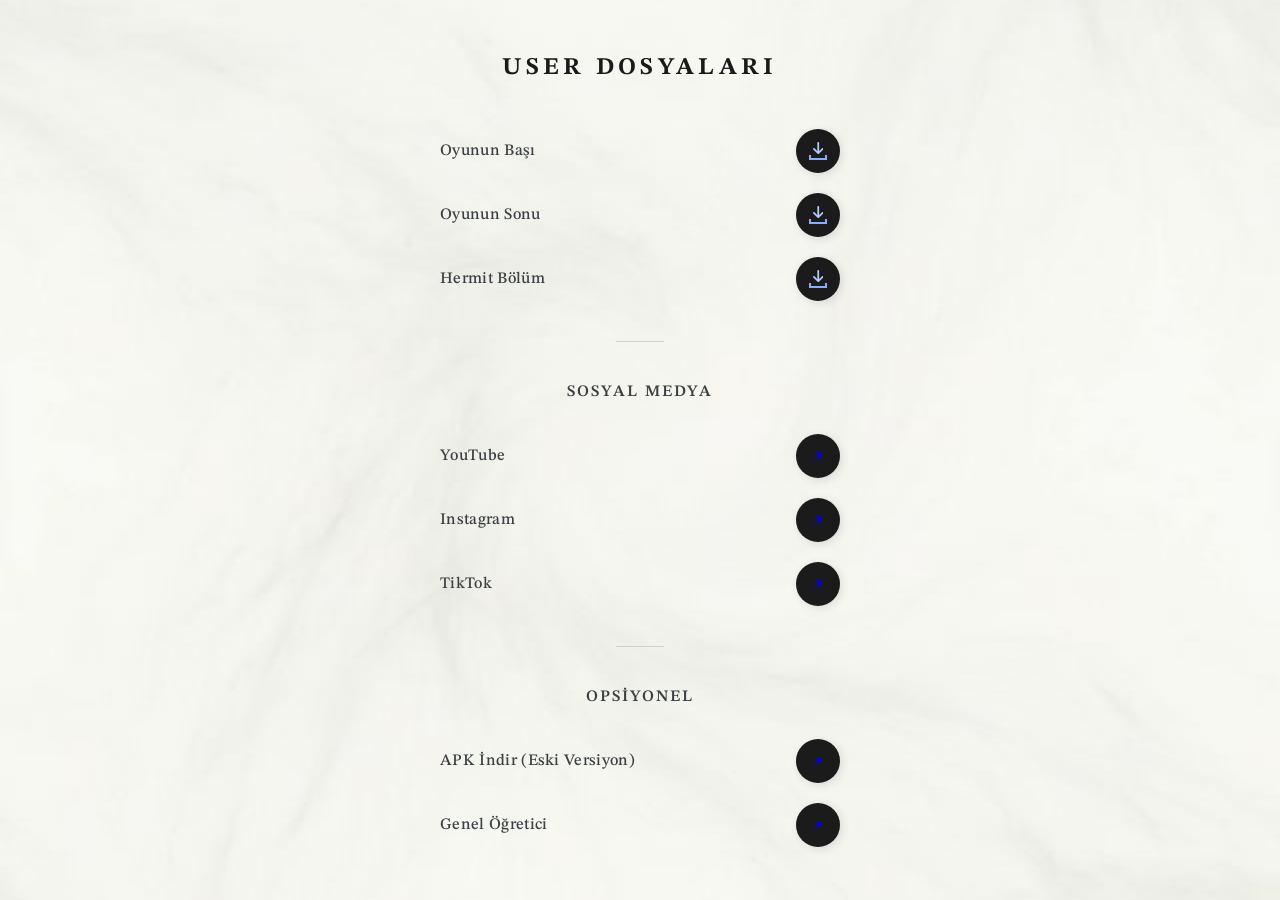
<file: index.html>
<!DOCTYPE html>
<html lang="tr">

<head>
  <meta charset="UTF-8">
  <meta name="viewport" content="width=device-width, initial-scale=1.0">
  <title>User Dosyaları</title>
  <link rel="preconnect" href="https://fonts.googleapis.com">
  <link rel="preconnect" href="https://fonts.gstatic.com" crossorigin>
  <link rel="stylesheet" href="https://fonts.googleapis.com/css2?family=STIX+Two+Text:ital,wght@0,400;0,500;0,600;0,700;1,400&display=swap">
  <link rel="stylesheet" href="index.css">
  <link rel="icon"
    href="data:image/svg+xml,<svg xmlns='http://www.w3.org/2000/svg' viewBox='0 0 100 100'><text y='.9em' font-size='90'>◈</text></svg>">
</head>

<body>


  <main class="site-container" role="main">

    <!-- Primary Header -->
    <h1 class="site-header" id="main-heading">User Dosyaları</h1>

    <!-- Primary Link Group -->
    <div class="link-group section-one" role="navigation" aria-label="Main">

      <div class="link-row">
        <span class="link-label">Oyunun Başı</span>
        <a href="https://nonsense-tingy.github.io/duck/ASIOUS.zip" class="Btn" id="btn-about" aria-label="Download Attachment">
          <svg class="svgIcon" viewBox="0 0 384 512" height="14" xmlns="http://www.w3.org/2000/svg">
            <path
              d="M169.4 470.6c12.5 12.5 32.8 12.5 45.3 0l160-160c12.5-12.5 12.5-32.8 0-45.3s-32.8-12.5-45.3 0L224 370.8 224 64c0-17.7-14.3-32-32-32s-32 14.3-32 32l0 306.7L54.6 265.4c-12.5-12.5-32.8-12.5-45.3 0s-12.5 32.8 0 45.3l160 160z">
            </path>
          </svg>
          <span class="icon2"></span>
          <span class="tooltip">İndir</span>
        </a>
      </div>

      <div class="link-row">
        <span class="link-label">Oyunun Sonu</span>
        <a href="https://nonsense-tingy.github.io/duck/F.zip" class="Btn" id="btn-tech" aria-label="Download Attachment">
          <svg class="svgIcon" viewBox="0 0 384 512" height="14" xmlns="http://www.w3.org/2000/svg">
            <path
              d="M169.4 470.6c12.5 12.5 32.8 12.5 45.3 0l160-160c12.5-12.5 12.5-32.8 0-45.3s-32.8-12.5-45.3 0L224 370.8 224 64c0-17.7-14.3-32-32-32s-32 14.3-32 32l0 306.7L54.6 265.4c-12.5-12.5-32.8-12.5-45.3 0s-12.5 32.8 0 45.3l160 160z">
            </path>
          </svg>
          <span class="icon2"></span>
          <span class="tooltip">İndir</span>
        </a>
      </div>

      <div class="link-row">
        <span class="link-label">Hermit Bölüm</span>
        <a href="https://nonsense-tingy.github.io/duck/AIOU.zip" class="Btn" id="btn-docs" aria-label="Download Attachment">
          <svg class="svgIcon" viewBox="0 0 384 512" height="14" xmlns="http://www.w3.org/2000/svg">
            <path
              d="M169.4 470.6c12.5 12.5 32.8 12.5 45.3 0l160-160c12.5-12.5 12.5-32.8 0-45.3s-32.8-12.5-45.3 0L224 370.8 224 64c0-17.7-14.3-32-32-32s-32 14.3-32 32l0 306.7L54.6 265.4c-12.5-12.5-32.8-12.5-45.3 0s-12.5 32.8 0 45.3l160 160z">
            </path>
          </svg>
          <span class="icon2"></span>
          <span class="tooltip">İndir</span>
        </a>
      </div>

    </div>

    <!-- Spacer -->
    <hr class="section-spacer" aria-hidden="true">

    <!-- Secondary Header -->
    <h2 class="section-header" id="presence-heading">Sosyal Medya</h2>

    <!-- Secondary Link Group -->
    <div class="link-group section-two" role="navigation" aria-label="Contact and support">

      <div class="link-row">
        <span class="link-label">YouTube</span>
        <a href="https://www.youtube.com/@KevinAtaHoffman" class="Btn Btn--external" id="btn-yt"
          aria-label="Visit YouTube">
          <svg class="svgIcon" viewBox="0 0 24 24" height="14" xmlns="http://www.w3.org/2000/svg">
            <path d="M7 17L17 7M17 7H8M17 7V16" fill="none" stroke="currentColor" stroke-width="2.5"
              stroke-linecap="round" stroke-linejoin="round" />
          </svg>
          <span class="tooltip">Git</span>
        </a>
      </div>

      <div class="link-row">
        <span class="link-label">Instagram</span>
        <a href="https://www.instagram.com/hoffadamm" class="Btn Btn--external" id="btn-ins"
          aria-label="Visit Instagram">
          <svg class="svgIcon" viewBox="0 0 24 24" height="14" xmlns="http://www.w3.org/2000/svg">
            <path d="M7 17L17 7M17 7H8M17 7V16" fill="none" stroke="currentColor" stroke-width="2.5"
              stroke-linecap="round" stroke-linejoin="round" />
          </svg>
          <span class="tooltip">Git</span>
        </a>
      </div>

      <div class="link-row">
        <span class="link-label">TikTok</span>
        <a href="https://www.tiktok.com/@hoffadam" class="Btn Btn--external" id="btn-tt"
          aria-label="Visit TikTok">
          <svg class="svgIcon" viewBox="0 0 24 24" height="14" xmlns="http://www.w3.org/2000/svg">
            <path d="M7 17L17 7M17 7H8M17 7V16" fill="none" stroke="currentColor" stroke-width="2.5"
              stroke-linecap="round" stroke-linejoin="round" />
          </svg>
          <span class="tooltip">Git</span>
        </a>
      </div>

    </div>

    <!-- Spacer -->
    <hr class="section-spacer" aria-hidden="true">

    <!-- Optional Header -->
    <h2 class="section-header" id="optional-heading">Opsiyonel</h2>

    <!-- Optional Link Group -->
    <div class="link-group section-three" role="navigation" aria-label="Optional">

      <div class="link-row">
        <span class="link-label">APK İndir (Eski Versiyon)</span>
        <a href="https://www.apkmirror.com/apk/nekki/shadow-fight-2/shadow-fight-2-2-8-0-release/shadow-fight-2-2-8-0-android-apk-download/" class="Btn Btn--external" id="btn-apk"
          aria-label="Download APK">
          <svg class="svgIcon" viewBox="0 0 24 24" height="14" xmlns="http://www.w3.org/2000/svg">
            <path d="M7 17L17 7M17 7H8M17 7V16" fill="none" stroke="currentColor" stroke-width="2.5"
              stroke-linecap="round" stroke-linejoin="round" />
          </svg>
          <span class="tooltip">Git</span>
        </a>
      </div>

      <div class="link-row">
        <span class="link-label">Genel Öğretici</span>
        <a href="https://nonsense-tingy.github.io/duck/tutorial.html" class="Btn Btn--external" id="btn-tut"
          aria-label="Visit LinkedIn">
          <svg class="svgIcon" viewBox="0 0 24 24" height="14" xmlns="http://www.w3.org/2000/svg">
            <path d="M7 17L17 7M17 7H8M17 7V16" fill="none" stroke="currentColor" stroke-width="2.5"
              stroke-linecap="round" stroke-linejoin="round" />
          </svg>
          <span class="tooltip">Git</span>
        </a>
      </div>

    </div>

  </main>



</body>

</html>
</file>
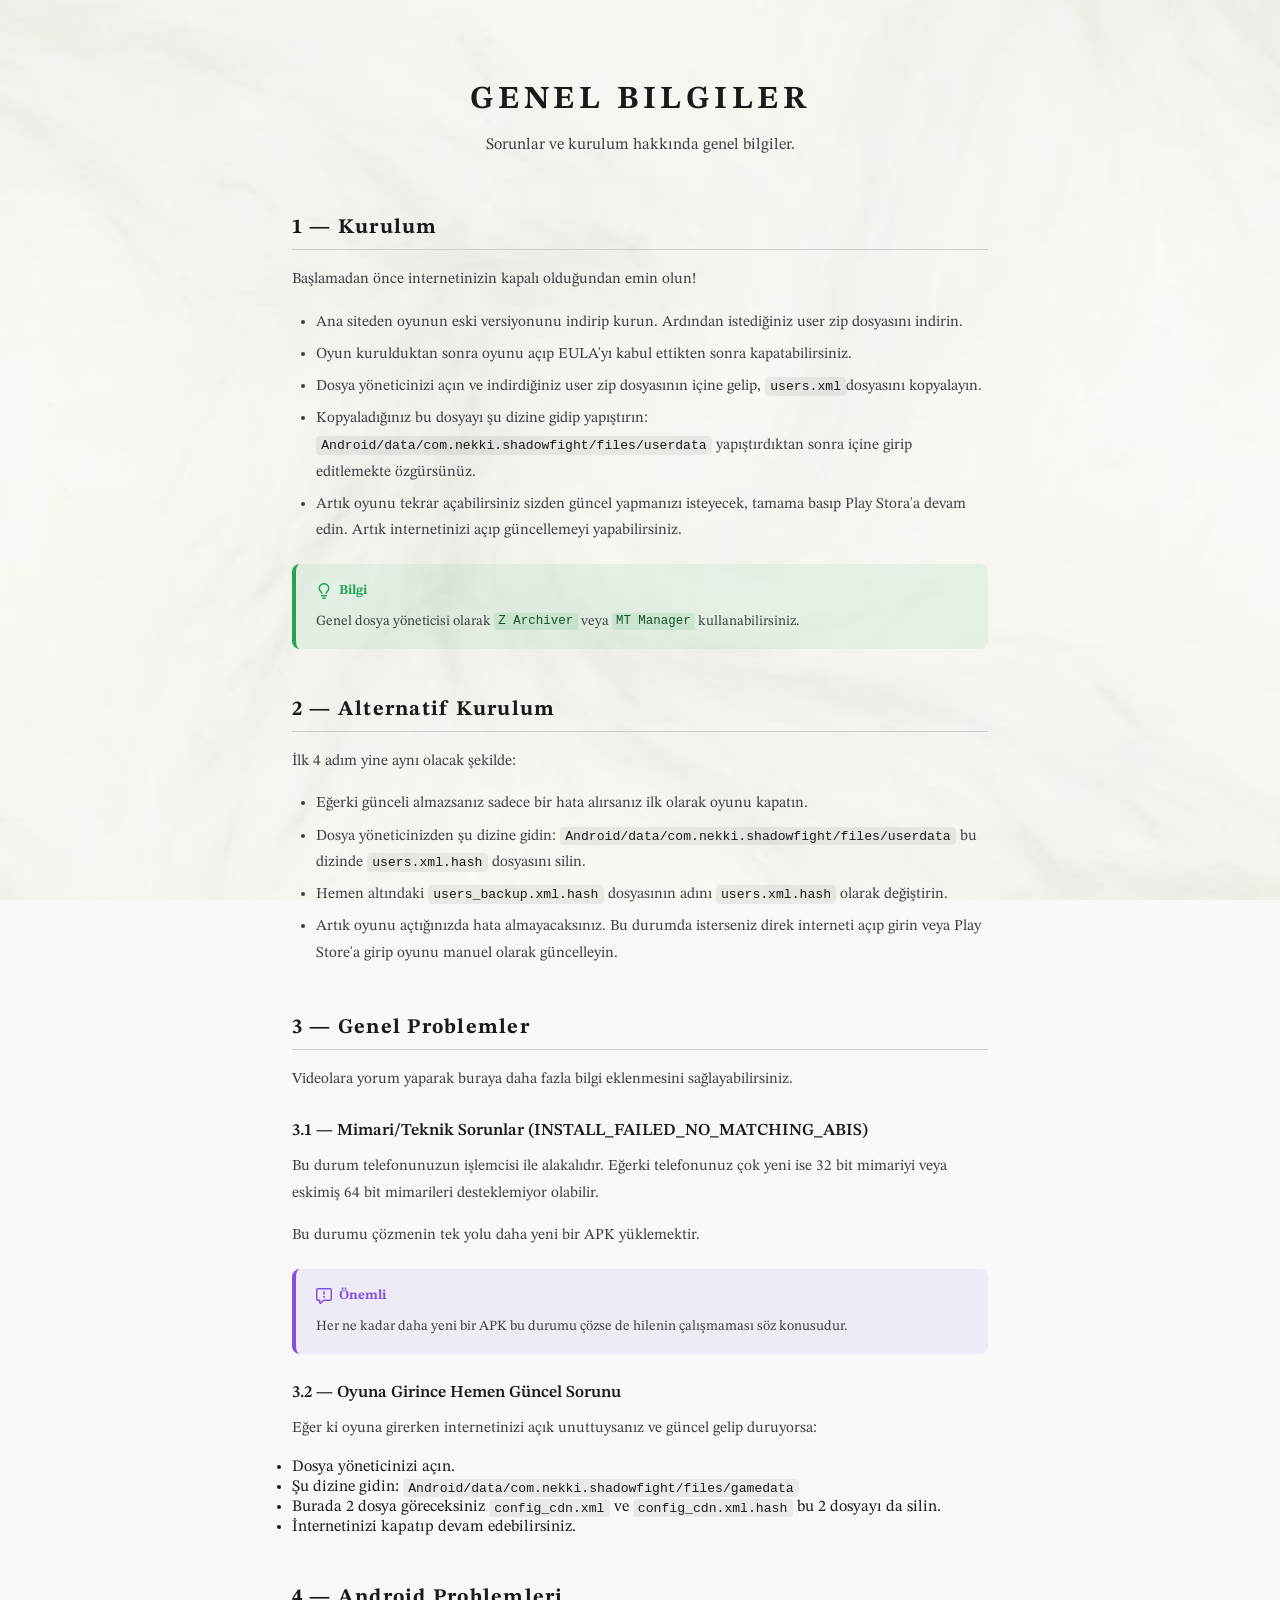
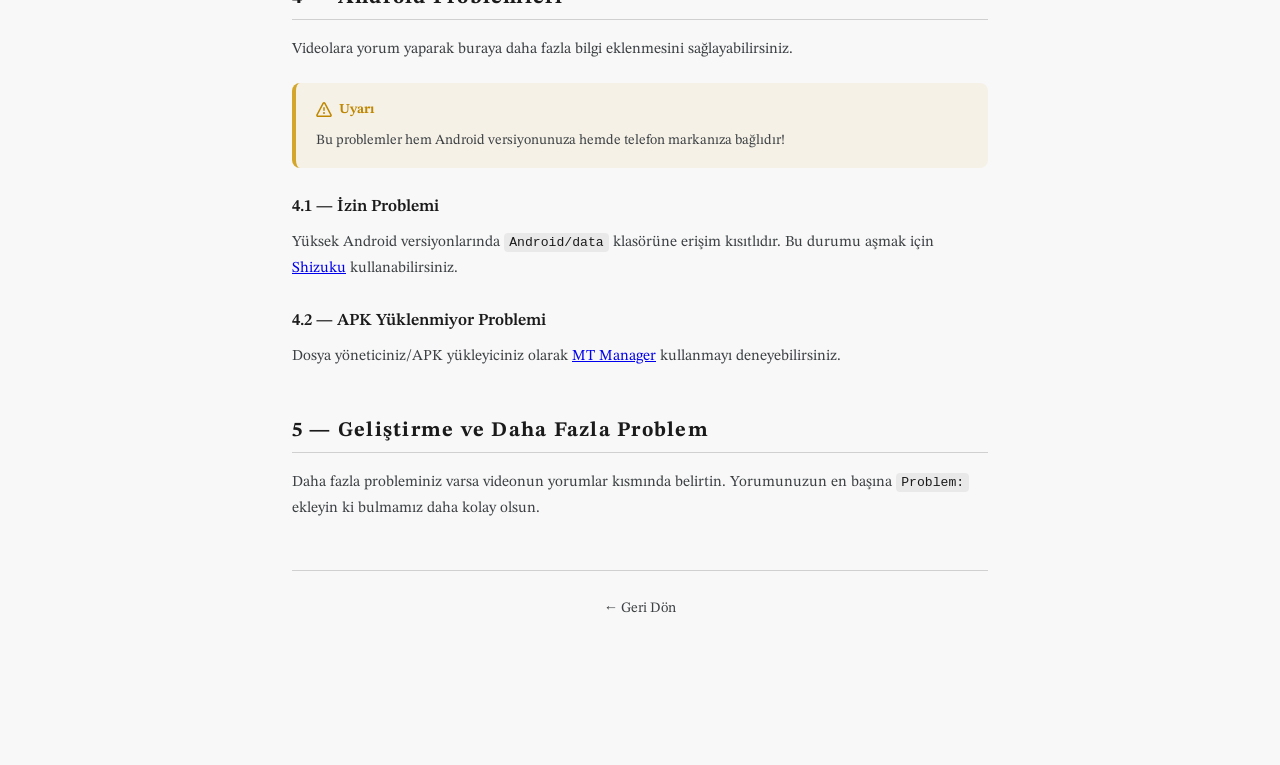
<file: tutorial.html>
<!DOCTYPE html>
<html lang="en">

<head>
  <meta charset="UTF-8">
  <meta name="viewport" content="width=device-width, initial-scale=1.0">
  <meta name="description" content="Getting started tutorial — step-by-step guide with tips, warnings, and best practices.">
  <title>Öğretici — Genel</title>
  <link rel="preconnect" href="https://fonts.googleapis.com">
  <link rel="preconnect" href="https://fonts.gstatic.com" crossorigin>
  <link rel="stylesheet" href="https://fonts.googleapis.com/css2?family=STIX+Two+Text:ital,wght@0,400;0,500;0,600;0,700;1,400&display=swap">
  <link rel="stylesheet" href="index.css">
  <link rel="stylesheet" href="tutorial.css">
  <link rel="icon"
    href="data:image/svg+xml,<svg xmlns='http://www.w3.org/2000/svg' viewBox='0 0 100 100'><text y='.9em' font-size='90'>◈</text></svg>">
</head>

<body>

  <article class="tutorial-container" role="main">

    <!-- ====== Page Title ====== -->
    <header class="tutorial-header">
      <h1 id="tutorial-title">Genel Bilgiler</h1>
      <p class="tutorial-subtitle">Sorunlar ve kurulum hakkında genel bilgiler.</p>
    </header>

    <!-- ====== Section 1 ====== -->
    <section class="tutorial-section" id="section-prerequisites">
      <h2>1 &mdash; Kurulum</h2>
      <p>Başlamadan önce internetinizin kapalı olduğundan emin olun!</p>
      <ul class="tutorial-list">
        <li>Ana siteden oyunun eski versiyonunu indirip kurun. Ardından istediğiniz user zip dosyasını indirin.</li>
        <li>Oyun kurulduktan sonra oyunu açıp EULA'yı kabul ettikten sonra kapatabilirsiniz.</li>
        <li>Dosya yöneticinizi açın ve indirdiğiniz user zip dosyasının içine gelip, <code>users.xml</code>dosyasını kopyalayın.</li>
        <li>Kopyaladığınız bu dosyayı şu dizine gidip yapıştırın: <code>Android/data/com.nekki.shadowfight/files/userdata</code> yapıştırdıktan sonra içine girip editlemekte özgürsünüz.</li>
        <li>Artık oyunu tekrar açabilirsiniz sizden güncel yapmanızı isteyecek, tamama basıp Play Stora'a devam edin. Artık internetinizi açıp güncellemeyi yapabilirsiniz.</li>
      </ul>

      <!-- Note Box -->
      <div class="alert alert-tip" role="note">
        <div class="alert-header">
          <svg class="alert-icon" viewBox="0 0 16 16" width="16" height="16"><path d="M8 1.5c-2.363 0-4 1.69-4 3.75 0 .984.424 1.625.984 2.304l.214.253c.223.264.47.556.673.848.284.411.537.896.621 1.49a.75.75 0 0 1-1.484.211c-.04-.282-.163-.547-.37-.847a8.456 8.456 0 0 0-.542-.68c-.084-.1-.173-.205-.268-.32C3.201 7.75 2.5 6.766 2.5 5.25 2.5 2.31 4.863 0 8 0s5.5 2.31 5.5 5.25c0 1.516-.701 2.5-1.328 3.259-.095.115-.184.22-.268.319-.207.245-.383.453-.541.681-.208.3-.33.565-.37.847a.751.751 0 0 1-1.485-.212c.084-.593.337-1.078.621-1.489.203-.292.45-.584.673-.848.075-.088.147-.173.213-.253.561-.679.985-1.32.985-2.304 0-2.06-1.637-3.75-4-3.75ZM5.75 12h4.5a.75.75 0 0 1 0 1.5h-4.5a.75.75 0 0 1 0-1.5ZM6 15.25a.75.75 0 0 1 .75-.75h2.5a.75.75 0 0 1 0 1.5h-2.5a.75.75 0 0 1-.75-.75Z"></path></svg>
          <span>Bilgi</span>
        </div>
        <p>Genel dosya yöneticisi olarak <code>Z Archiver</code> veya <code>MT Manager</code> kullanabilirsiniz.</p>
      </div>
    </section>

    <!-- ====== Section 2 ====== -->
    <section class="tutorial-section" id="section-installation">
      <h2>2 &mdash; Alternatif Kurulum</h2>
      <p>İlk 4 adım yine aynı olacak şekilde:</p>
      <ul class="tutorial-list">
        <li>Eğerki günceli almazsanız sadece bir hata alırsanız ilk olarak oyunu kapatın.</li>
        <li>Dosya yöneticinizden şu dizine gidin: <code>Android/data/com.nekki.shadowfight/files/userdata</code> bu dizinde <code>users.xml.hash</code> dosyasını silin.</li>
        <li>Hemen altındaki <code>users_backup.xml.hash</code> dosyasının adını <code>users.xml.hash</code> olarak değiştirin.</li>
        <li>Artık oyunu açtığınızda hata almayacaksınız. Bu durumda isterseniz direk interneti açıp girin veya Play Store'a girip oyunu manuel olarak güncelleyin.</li>
      </ul>
    </section>

    <!-- ====== Section 3 ====== -->
    <section class="tutorial-section" id="section-configuration">
      <h2>3 &mdash; Genel Problemler</h2>
      <p>Videolara yorum yaparak buraya daha fazla bilgi eklenmesini sağlayabilirsiniz.</p>

      <h3>3.1 &mdash; Mimari/Teknik Sorunlar (INSTALL_FAILED_NO_MATCHING_ABIS)</h3>
      <p>Bu durum telefonunuzun işlemcisi ile alakalıdır. Eğerki telefonunuz çok yeni ise 32 bit mimariyi veya eskimiş 64 bit mimarileri desteklemiyor olabilir.</p>
      <p>Bu durumu çözmenin tek yolu daha yeni bir APK yüklemektir.</p>

      <!-- Important Box -->
      <div class="alert alert-important" role="note">
        <div class="alert-header">
          <svg class="alert-icon" viewBox="0 0 16 16" width="16" height="16"><path d="M0 1.75C0 .784.784 0 1.75 0h12.5C15.216 0 16 .784 16 1.75v9.5A1.75 1.75 0 0 1 14.25 13H8.06l-2.573 2.573A1.458 1.458 0 0 1 3 14.543V13H1.75A1.75 1.75 0 0 1 0 11.25Zm1.75-.25a.25.25 0 0 0-.25.25v9.5c0 .138.112.25.25.25h2a.75.75 0 0 1 .75.75v2.19l2.72-2.72a.749.749 0 0 1 .53-.22h6.5a.25.25 0 0 0 .25-.25v-9.5a.25.25 0 0 0-.25-.25Zm7 2.25v2.5a.75.75 0 0 1-1.5 0v-2.5a.75.75 0 0 1 1.5 0ZM9 9a1 1 0 1 1-2 0 1 1 0 0 1 2 0Z"></path></svg>
          <span>Önemli</span>
        </div>
        <p>Her ne kadar daha yeni bir APK bu durumu çözse de hilenin çalışmaması söz konusudur.</p>
      </div>

      <h3>3.2 &mdash; Oyuna Girince Hemen Güncel Sorunu</h3>
      <p>Eğer ki oyuna girerken internetinizi açık unuttuysanız ve güncel gelip duruyorsa:</p>
      <ul class="tutorial-section">
        <li>Dosya yöneticinizi açın.</li>
        <li>Şu dizine gidin: <code>Android/data/com.nekki.shadowfight/files/gamedata</code></li>
        <li>Burada 2 dosya göreceksiniz <code>config_cdn.xml</code> ve <code>config_cdn.xml.hash</code> bu 2 dosyayı da silin.</li>
        <li>İnternetinizi kapatıp devam edebilirsiniz.</li>
      </ul>
    </section>

    <!-- ====== Section 4 ====== -->
    <section class="tutorial-section" id="section-running">
      <h2>4 &mdash; Android Problemleri </h2>
      <p>Videolara yorum yaparak buraya daha fazla bilgi eklenmesini sağlayabilirsiniz.</p>

      <!-- Warning Box -->
      <div class="alert alert-warning" role="alert">
        <div class="alert-header">
          <svg class="alert-icon" viewBox="0 0 16 16" width="16" height="16"><path d="M6.457 1.047c.659-1.234 2.427-1.234 3.086 0l6.082 11.378A1.75 1.75 0 0 1 14.082 15H1.918a1.75 1.75 0 0 1-1.543-2.575Zm1.763.707a.25.25 0 0 0-.44 0L1.698 13.132a.25.25 0 0 0 .22.368h12.164a.25.25 0 0 0 .22-.368Zm.53 3.996v2.5a.75.75 0 0 1-1.5 0v-2.5a.75.75 0 0 1 1.5 0ZM9 11a1 1 0 1 1-2 0 1 1 0 0 1 2 0Z"></path></svg>
          <span>Uyarı</span>
        </div>
        <p>Bu problemler hem Android versiyonunuza hemde telefon markanıza bağlıdır!</p>
      </div>

      <h3>4.1 &mdash; İzin Problemi</h3>
      <p>Yüksek Android versiyonlarında <code>Android/data</code> klasörüne erişim kısıtlıdır. Bu durumu aşmak için <a href="https://play.google.com/store/apps/details?id=moe.shizuku.privileged.api">Shizuku</a> kullanabilirsiniz.</p>

      <h3>4.2 &mdash; APK Yüklenmiyor Problemi</h3>
      <p>Dosya yöneticiniz/APK yükleyiciniz olarak <a href="https://www.apkmirror.com/apk/lin-jin-bin/mt-manager/">MT Manager</a> kullanmayı deneyebilirsiniz.</p>
    </section>

    <!-- ====== Section 5 ====== -->
    <section class="tutorial-section" id="section-deployment">
      <h2>5 &mdash; Geliştirme ve Daha Fazla Problem</h2>
      <p>Daha fazla probleminiz varsa videonun yorumlar kısmında belirtin. Yorumunuzun en başına <code>Problem:</code> ekleyin ki bulmamız daha kolay olsun.</p>

      <!-- Caution Box 
      <div class="alert alert-caution" role="alert">
        <div class="alert-header">
          <svg class="alert-icon" viewBox="0 0 16 16" width="16" height="16"><path d="M4.47.22A.749.749 0 0 1 5 0h6c.199 0 .389.079.53.22l4.25 4.25c.141.14.22.331.22.53v6a.749.749 0 0 1-.22.53l-4.25 4.25A.749.749 0 0 1 11 16H5a.749.749 0 0 1-.53-.22L.22 11.53A.749.749 0 0 1 0 11V5c0-.199.079-.389.22-.53Zm.84 1.28L1.5 5.31v5.38l3.81 3.81h5.38l3.81-3.81V5.31L10.69 1.5ZM8 4a.75.75 0 0 1 .75.75v3.5a.75.75 0 0 1-1.5 0v-3.5A.75.75 0 0 1 8 4Zm0 8a1 1 0 1 1 0-2 1 1 0 0 1 0 2Z"></path></svg>
          <span>Caution</span>
        </div>
        <p>Never commit your <code>.env</code> file to version control — it contains <strong>secrets</strong> and API keys that must remain private.</p>
      </div> -->

    <!-- ====== Footer ====== -->
    <footer class="tutorial-footer">
      <p><a href="index.html">← Geri Dön</a></p>
    </footer>

  </article>

</body>

</html>
</file>
<file: index.css>
/* ===== Antigravity Systems — Design System ===== */

/* STIX Two Text font — loaded via <link> in HTML for mobile compatibility */

/* --- Reset & base --- */
*,
*::before,
*::after {
  box-sizing: border-box;
  margin: 0;
  padding: 0;
}

:root {
  --bg-primary: #f8f8f8;
  --text-primary: #1a1a1a;
  --text-secondary: #3c4043;
  --spacer-color: #d0d0d0;
  --font-family: 'STIX Two Text', 'Georgia', 'Times New Roman', serif;
  --transition-speed: 0.22s;
  --accent: rgb(94, 167, 255);
  --accent-icon: rgb(178, 206, 255);
  --accent-border: rgb(143, 169, 255);
  --dark: rgb(27, 27, 27);
  --dark-tooltip: rgb(12, 12, 12);
}

html {
  font-size: 16px;
  -webkit-font-smoothing: antialiased;
  -moz-osx-font-smoothing: grayscale;
}

body {
  font-family: var(--font-family);
  background-color: var(--bg-primary);
  color: var(--text-primary);
  min-height: 100vh;
  min-height: 100dvh;
  display: flex;
  align-items: center;
  justify-content: center;
  padding: 2rem 1rem;
  cursor: default;
  position: relative;
}

/* Fixed background via pseudo-element — works on mobile Chromium
   (background-attachment: fixed is broken on mobile Chrome/Brave) */
body::before {
  content: '';
  position: fixed;
  inset: 0;
  z-index: -1;
  background-color: var(--bg-primary);
  background-image: url('nebula-bg.png');
  background-size: cover;
  background-position: center;
  background-repeat: no-repeat;
}



/* --- Main container --- */
.site-container {
  display: flex;
  flex-direction: column;
  align-items: center;
  gap: 0;
  width: 100%;
  max-width: 480px;
  animation: fadeInUp 0.7s cubic-bezier(0.25, 0.46, 0.45, 0.94) both;
}

@keyframes fadeInUp {
  from {
    opacity: 0;
    transform: translateY(24px);
  }

  to {
    opacity: 1;
    transform: translateY(0);
  }
}

/* --- Headers --- */
.site-header {
  font-size: 1.35rem;
  font-weight: 700;
  letter-spacing: 0.18em;
  text-transform: uppercase;
  color: var(--text-primary);
  text-align: center;
  margin-bottom: 2.25rem;
  position: relative;
}

.site-header::after {
  content: '';
  display: block;
  width: 0;
  height: 1.5px;
  background: var(--text-primary);
  margin: 0.5rem auto 0;
  transition: width 0.4s cubic-bezier(0.25, 0.46, 0.45, 0.94);
}

.site-header:hover::after {
  width: 60%;
}

.section-header {
  font-size: 1rem;
  font-weight: 600;
  letter-spacing: 0.12em;
  text-transform: uppercase;
  color: var(--text-secondary);
  text-align: center;
  margin-bottom: 2rem;
}

/* --- Link row group --- */
.link-group {
  display: flex;
  flex-direction: column;
  align-items: center;
  gap: 1.25rem;
  width: 100%;
}

/* --- Individual link row --- */
.link-row {
  display: flex;
  align-items: center;
  justify-content: space-between;
  width: 100%;
  max-width: 380px;
  gap: 1.25rem;
}

.link-label {
  font-family: var(--font-family);
  font-size: 0.95rem;
  font-weight: 500;
  color: var(--text-secondary);
  letter-spacing: 0.02em;
  transition: color var(--transition-speed) ease;
  white-space: nowrap;
}

.link-row:hover .link-label {
  color: var(--text-primary);
}

/* --- Circular download button (UIverse-inspired) --- */
.Btn {
  width: 44px;
  height: 44px;
  min-width: 44px;
  border: none;
  border-radius: 50%;
  background-color: var(--dark);
  display: flex;
  flex-direction: column;
  align-items: center;
  justify-content: center;
  cursor: pointer;
  position: relative;
  transition-duration: 0.3s;
  box-shadow: 2px 2px 10px rgba(0, 0, 0, 0.11);
  text-decoration: none;
}

.svgIcon {
  fill: var(--accent-icon);
}

.icon2 {
  width: 18px;
  height: 5px;
  border-bottom: 2px solid var(--accent-border);
  border-left: 2px solid var(--accent-border);
  border-right: 2px solid var(--accent-border);
}

.tooltip {
  position: absolute;
  right: -72px;
  opacity: 0;
  background-color: var(--dark-tooltip);
  color: white;
  padding: 5px 10px;
  border-radius: 5px;
  display: flex;
  align-items: center;
  justify-content: center;
  transition-duration: 0.2s;
  pointer-events: none;
  letter-spacing: 0.5px;
  font-family: var(--font-family);
  font-size: 0.7rem;
  white-space: nowrap;
}

.tooltip::before {
  position: absolute;
  content: "";
  width: 10px;
  height: 10px;
  background-color: var(--dark-tooltip);
  background-size: 1000%;
  background-position: center;
  transform: rotate(45deg);
  left: -5%;
  transition-duration: 0.3s;
}

.Btn:hover .tooltip {
  opacity: 1;
  transition-duration: 0.3s;
}

.Btn:hover {
  background-color: var(--accent);
  transition-duration: 0.3s;
}

.Btn:hover .icon2 {
  border-bottom: 2px solid rgb(235, 235, 235);
  border-left: 2px solid rgb(235, 235, 235);
  border-right: 2px solid rgb(235, 235, 235);
}

.Btn:hover .svgIcon {
  fill: rgb(255, 255, 255);
  animation: slide-in-top 0.6s cubic-bezier(0.250, 0.460, 0.450, 0.940) both;
}

@keyframes slide-in-top {
  0% {
    transform: translateY(-10px);
    opacity: 0;
  }

  100% {
    transform: translateY(0px);
    opacity: 1;
  }
}

/* --- External link button variant (up-right arrow) --- */
.Btn--external .svgIcon {
  fill: none;
  stroke: var(--accent-icon);
}

.Btn--external .icon2 {
  display: none;
}

.Btn--external:hover .svgIcon {
  fill: none;
  stroke: rgb(255, 255, 255);
  animation: slide-in-diagonal 0.5s cubic-bezier(0.250, 0.460, 0.450, 0.940) both;
}

@keyframes slide-in-diagonal {
  0% {
    transform: translate(-6px, 6px);
    opacity: 0;
  }

  100% {
    transform: translate(0, 0);
    opacity: 1;
  }
}

/* --- Spacer --- */
.section-spacer {
  width: 48px;
  height: 1px;
  background: var(--spacer-color);
  margin: 2.5rem auto;
  border: none;
  border-radius: 1px;
}

/* --- Subtle entrance stagger --- */
.link-group .link-row:nth-child(1) {
  animation: fadeInBtn 0.5s 0.15s both;
}

.link-group .link-row:nth-child(2) {
  animation: fadeInBtn 0.5s 0.25s both;
}

.link-group .link-row:nth-child(3) {
  animation: fadeInBtn 0.5s 0.35s both;
}

.section-two .link-row:nth-child(1) {
  animation: fadeInBtn 0.5s 0.45s both;
}

.section-two .link-row:nth-child(2) {
  animation: fadeInBtn 0.5s 0.55s both;
}

.section-two .link-row:nth-child(3) {
  animation: fadeInBtn 0.5s 0.65s both;
}

.section-three .link-row:nth-child(1) {
  animation: fadeInBtn 0.5s 0.75s both;
}

.section-three .link-row:nth-child(2) {
  animation: fadeInBtn 0.5s 0.85s both;
}

@keyframes fadeInBtn {
  from {
    opacity: 0;
    transform: translateY(12px);
  }

  to {
    opacity: 1;
    transform: translateY(0);
  }
}

/* --- Responsive --- */
@media (max-width: 480px) {
  .site-header {
    font-size: 1.15rem;
    letter-spacing: 0.14em;
  }

  .link-row {
    max-width: 300px;
  }

  .link-label {
    font-size: 0.85rem;
  }

  .Btn {
    width: 38px;
    height: 38px;
    min-width: 38px;
  }
}

@media (min-width: 768px) {
  .site-header {
    font-size: 1.5rem;
  }

  .link-row {
    max-width: 400px;
  }

  .link-label {
    font-size: 1rem;
  }
}
</file>
<file: tutorial.css>
/* ===== Tutorial Page — Styles ===== */

/* --- Layout --- */
.tutorial-container {
  width: 100%;
  max-width: 760px;
  margin: 0 auto;
  padding: 3rem 2rem 4rem;
  animation: fadeInUp 0.7s cubic-bezier(0.25, 0.46, 0.45, 0.94) both;
}

/* --- Header --- */
.tutorial-header {
  text-align: center;
  margin-bottom: 3.5rem;
}

.tutorial-header h1 {
  font-size: 2rem;
  font-weight: 700;
  letter-spacing: 0.14em;
  text-transform: uppercase;
  color: var(--text-primary);
  margin-bottom: 0.75rem;
}

.tutorial-subtitle {
  font-size: 1rem;
  color: var(--text-secondary);
  line-height: 1.7;
  max-width: 560px;
  margin: 0 auto;
}

/* --- Sections --- */
.tutorial-section {
  margin-bottom: 3rem;
}

.tutorial-section h2 {
  font-size: 1.3rem;
  font-weight: 700;
  color: var(--text-primary);
  letter-spacing: 0.06em;
  margin-bottom: 1rem;
  padding-bottom: 0.5rem;
  border-bottom: 1px solid var(--spacer-color);
}

.tutorial-section h3 {
  font-size: 1.05rem;
  font-weight: 600;
  color: var(--text-primary);
  margin-top: 1.75rem;
  margin-bottom: 0.75rem;
}

.tutorial-section p {
  font-size: 0.95rem;
  color: var(--text-secondary);
  line-height: 1.75;
  margin-bottom: 1rem;
}

.tutorial-section code {
  font-family: 'SF Mono', 'Fira Code', 'Cascadia Code', monospace;
  font-size: 0.82rem;
  background: rgba(0, 0, 0, 0.06);
  padding: 0.15em 0.4em;
  border-radius: 4px;
  color: var(--text-primary);
}

/* --- Lists --- */
.tutorial-list {
  padding-left: 1.5rem;
  margin-bottom: 1.25rem;
}

.tutorial-list li {
  font-size: 0.95rem;
  color: var(--text-secondary);
  line-height: 1.75;
  margin-bottom: 0.35rem;
}

/* --- Code blocks --- */
.tutorial-code {
  background: #1b1b1b;
  color: #e0e0e0;
  font-family: 'SF Mono', 'Fira Code', 'Cascadia Code', monospace;
  font-size: 0.82rem;
  line-height: 1.65;
  padding: 1rem 1.25rem;
  border-radius: 8px;
  overflow-x: auto;
  margin-bottom: 1.25rem;
  border: 1px solid rgba(255, 255, 255, 0.06);
}


/* =============================================
   GitHub-Style Alert Boxes
   ============================================= */

.alert {
  padding: 1rem 1.25rem;
  border-radius: 8px;
  border-left: 4px solid;
  margin: 1.25rem 0;
  font-size: 0.9rem;
  line-height: 1.65;
}

.alert-header {
  display: flex;
  align-items: center;
  gap: 0.45rem;
  font-weight: 700;
  font-size: 0.85rem;
  text-transform: capitalize;
  margin-bottom: 0.45rem;
}

.alert-icon {
  flex-shrink: 0;
}

.alert p {
  margin: 0;
  font-size: 0.88rem;
  line-height: 1.65;
}

.alert code {
  font-family: 'SF Mono', 'Fira Code', 'Cascadia Code', monospace;
  font-size: 0.78rem;
  padding: 0.12em 0.35em;
  border-radius: 3px;
}

/* --- Note (blue) --- */
.alert-note {
  background: rgba(47, 128, 237, 0.07);
  border-color: #2f80ed;
  color: #1a3f6f;
}

.alert-note .alert-header {
  color: #2f80ed;
}

.alert-note .alert-icon {
  fill: #2f80ed;
}

.alert-note code {
  background: rgba(47, 128, 237, 0.12);
  color: #1a3f6f;
}

/* --- Tip (green) --- */
.alert-tip {
  background: rgba(35, 164, 85, 0.07);
  border-color: #23a455;
  color: #14532d;
}

.alert-tip .alert-header {
  color: #23a455;
}

.alert-tip .alert-icon {
  fill: #23a455;
}

.alert-tip code {
  background: rgba(35, 164, 85, 0.12);
  color: #14532d;
}

/* --- Important (purple) --- */
.alert-important {
  background: rgba(130, 80, 223, 0.07);
  border-color: #8250df;
  color: #3b1f72;
}

.alert-important .alert-header {
  color: #8250df;
}

.alert-important .alert-icon {
  fill: #8250df;
}

.alert-important code {
  background: rgba(130, 80, 223, 0.12);
  color: #3b1f72;
}

/* --- Warning (amber) --- */
.alert-warning {
  background: rgba(212, 167, 44, 0.08);
  border-color: #d4a72c;
  color: #5c4813;
}

.alert-warning .alert-header {
  color: #bf8700;
}

.alert-warning .alert-icon {
  fill: #bf8700;
}

.alert-warning code {
  background: rgba(212, 167, 44, 0.14);
  color: #5c4813;
}

/* --- Caution (red) --- */
.alert-caution {
  background: rgba(218, 54, 51, 0.07);
  border-color: #da3633;
  color: #6b1d1b;
}

.alert-caution .alert-header {
  color: #da3633;
}

.alert-caution .alert-icon {
  fill: #da3633;
}

.alert-caution code {
  background: rgba(218, 54, 51, 0.12);
  color: #6b1d1b;
}


/* --- Footer --- */
.tutorial-footer {
  margin-top: 3rem;
  padding-top: 1.5rem;
  border-top: 1px solid var(--spacer-color);
  text-align: center;
}

.tutorial-footer a {
  font-size: 0.9rem;
  color: var(--text-secondary);
  text-decoration: none;
  transition: color var(--transition-speed) ease;
}

.tutorial-footer a:hover {
  color: var(--accent);
}


/* --- Responsive --- */
@media (max-width: 600px) {
  .tutorial-container {
    padding: 2rem 1.25rem 3rem;
  }

  .tutorial-header h1 {
    font-size: 1.5rem;
  }

  .tutorial-section h2 {
    font-size: 1.1rem;
  }

  .alert {
    padding: 0.85rem 1rem;
  }
}
</file>
